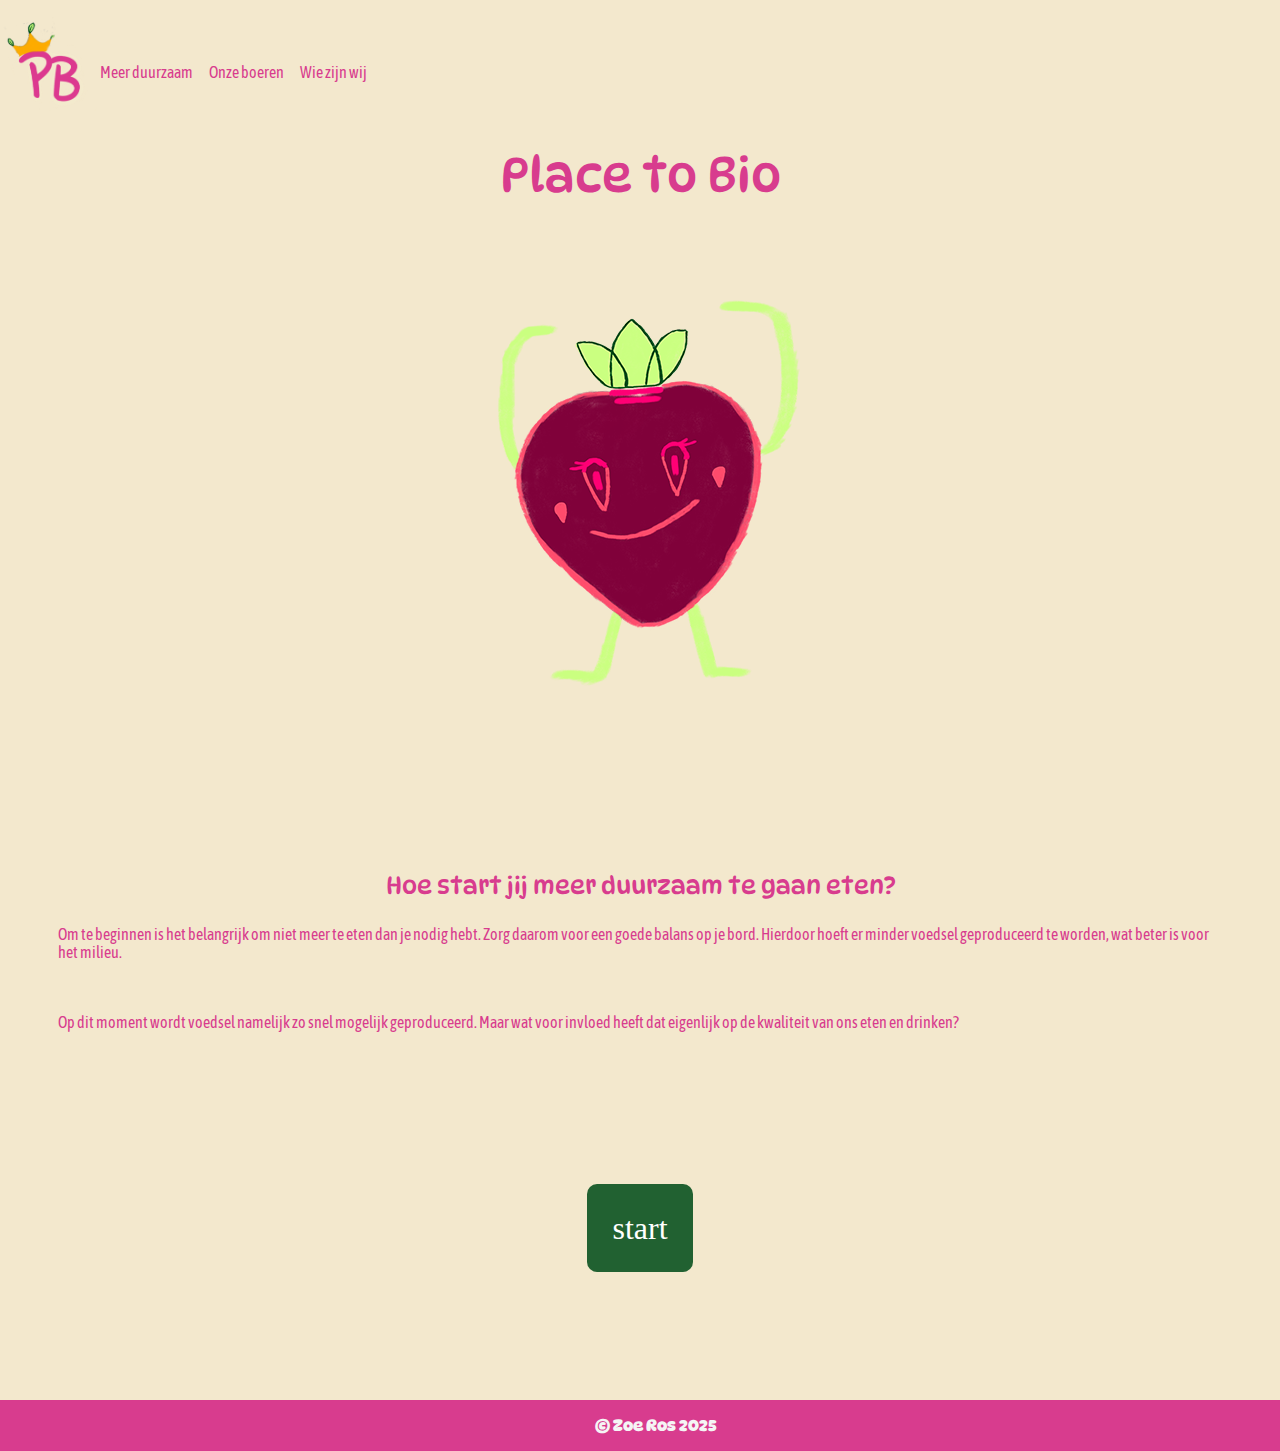
<file: index.html>
<!DOCTYPE html>
<html lang="nl">
  <head>
    <meta charset="UTF-8" />
    <meta name="viewport" content="width=device-width, initial-scale=1.0" />
    <title>Place to Bio</title>
    <link rel="stylesheet" href="./style.css" />
  </head>

  <body>
    <header>
      <div>
        <a href="index.html">
          <img
            src="afbeeldingen/place-to-bio-logo.png"
            alt="Roze P met een kroontje en Roze B als woordlogo van Place to Bio"
          />
        </a>
      </div>
      <nav>
        <ul>
          <li><a href="meer-duurzaam.html">Meer duurzaam</a></li>
          <li><a href="onze-boeren.html">Onze boeren</a></li>
          <li><a href="wie-zijn-wij.html">Wie zijn wij</a></li>
        </ul>
      </nav>
    </header>
    <main>
      <h1>Place to Bio</h1>

      <img
        src="afbeeldingen/aardbijhome.png"
        alt="Aardbij met een blij gezicht en beide handen in de lucht"
      />

      <h2>Hoe start jij meer duurzaam te gaan eten?</h2>

      <p>
        Om te beginnen is het belangrijk om niet meer te eten dan je nodig hebt.
        Zorg daarom voor een goede balans op je bord. Hierdoor hoeft er minder
        voedsel geproduceerd te worden, wat beter is voor het milieu.
      </p>
      <p>
        Op dit moment wordt voedsel namelijk zo snel mogelijk geproduceerd. Maar
        wat voor invloed heeft dat eigenlijk op de kwaliteit van ons eten en
        drinken?
      </p>
      <a href="meer-duurzaam.html" class="homebutton">start</a>
    </main>
    <footer>
      <h4>© Zoe Ros 2025</h4>
    </footer>
  </body>
</html>
</file>
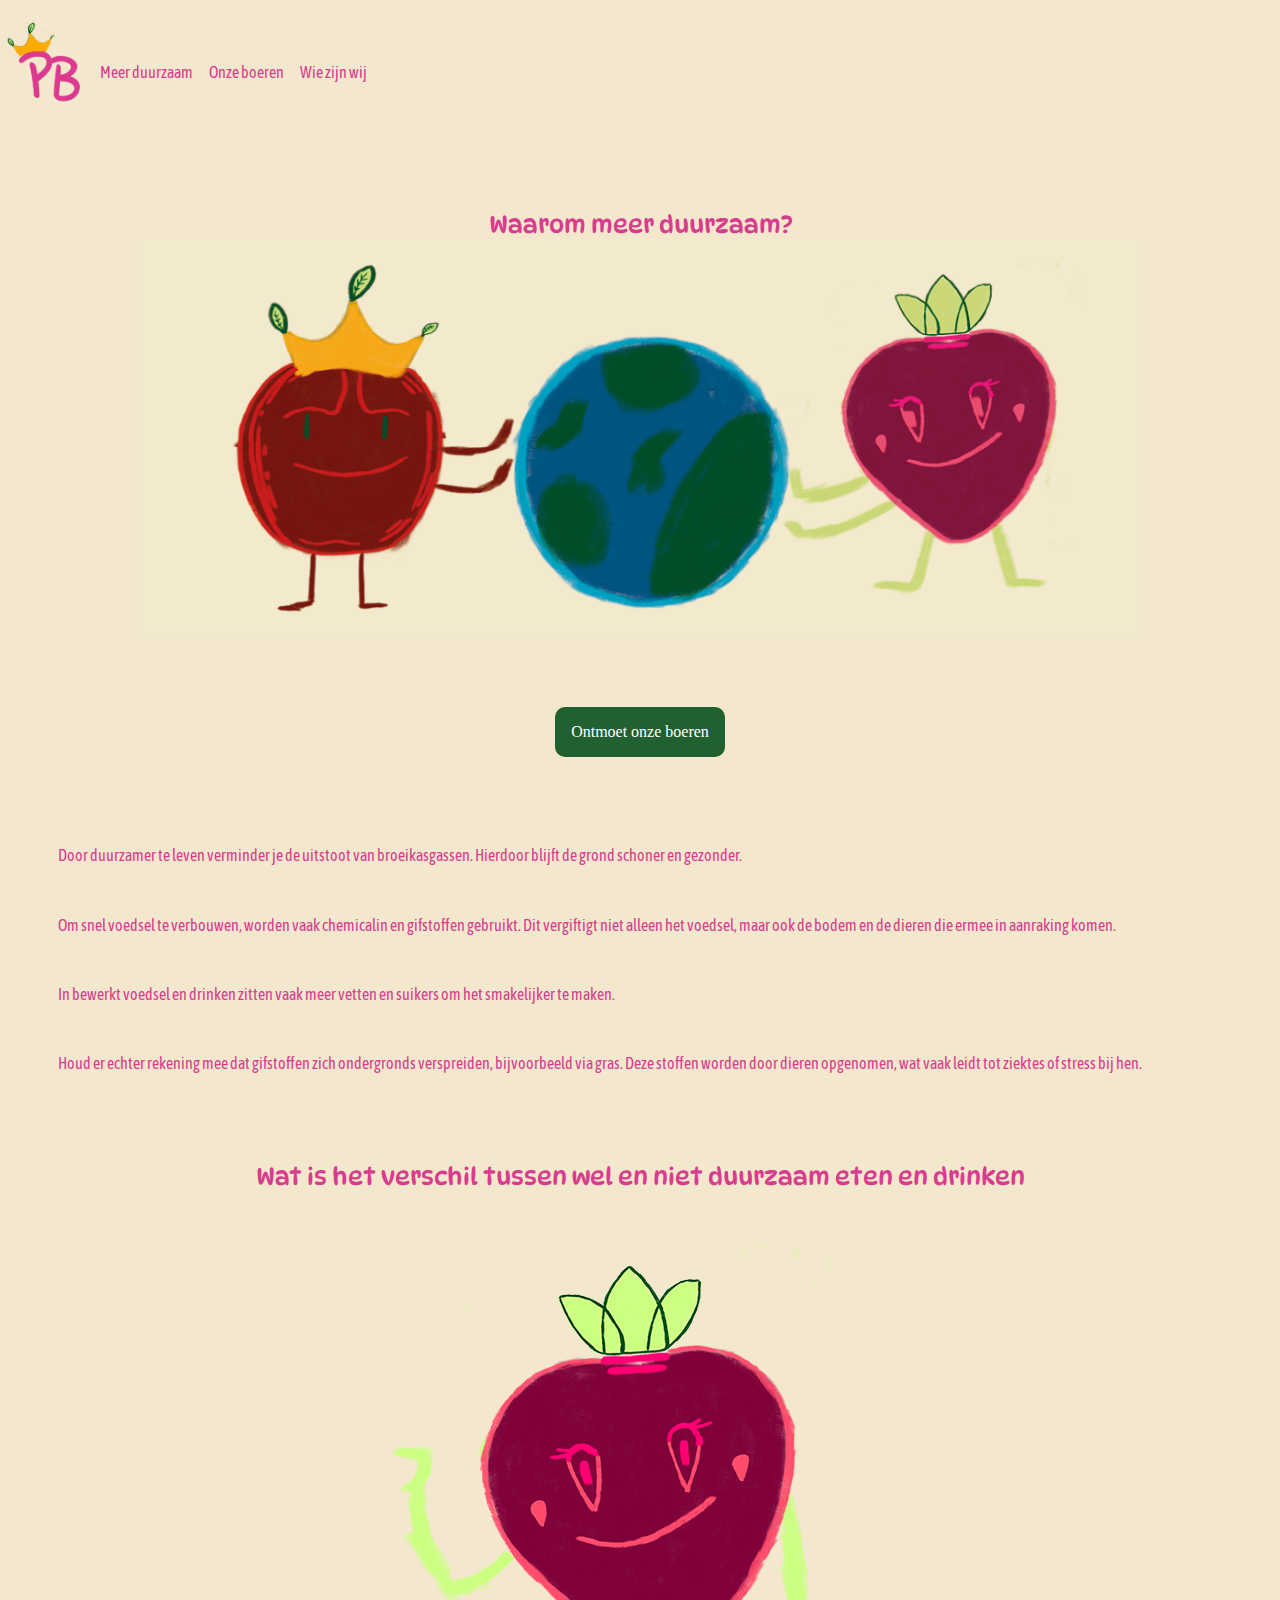
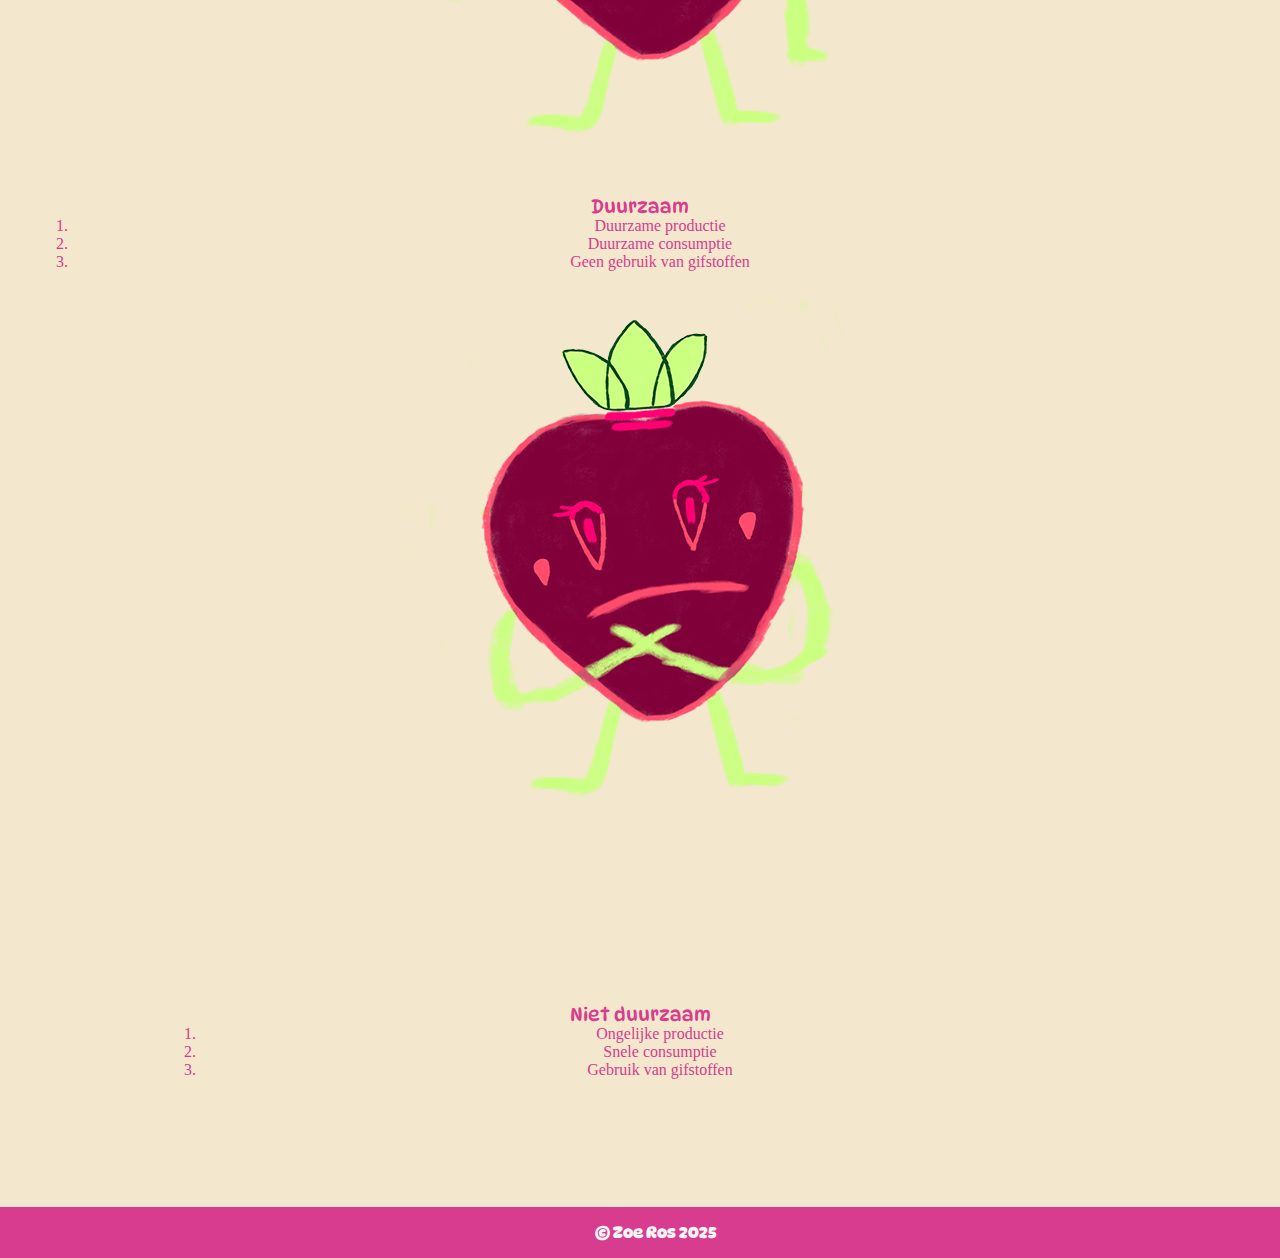
<file: meer-duurzaam.html>
<!DOCTYPE html>
<html lang="nl">
  <head>
    <meta charset="UTF-8" />
    <meta name="viewport" content="width=device-width, initial-scale=1.0" />
    <title>Place to Bio</title>
    <link rel="stylesheet" href="./style.css" />
  </head>

  <body>
    <header>
      <div>
        <a href="index.html">
          <img
            src="afbeeldingen/place-to-bio-logo.png"
            alt="Roze P met een kroontje en Roze B als woordlogo van Place to Bio"
          />
        </a>
      </div>
      <nav>
        <ul>
          <li><a href="meer-duurzaam.html">Meer duurzaam</a></li>
          <li><a href="onze-boeren.html">Onze boeren</a></li>
          <li><a href="wie-zijn-wij.html">Wie zijn wij</a></li>
        </ul>
      </nav>
    </header>

    <main>
      <h2>Waarom meer duurzaam?</h2>
      <img
        src="afbeeldingen/meer-duurzaam-bio.png"
        alt="Appel en aarbij houden samen hun handen op een wereldbol en kijken met een lach er naar."
      />
      <a href="onze-boeren.html" class="boerenbutton">Ontmoet onze boeren</a>
      <p>
        Door duurzamer te leven verminder je de uitstoot van broeikasgassen.
        Hierdoor blijft de grond schoner en gezonder.
      </p>

      <p>
        Om snel voedsel te verbouwen, worden vaak chemicalin en gifstoffen
        gebruikt. Dit vergiftigt niet alleen het voedsel, maar ook de bodem en
        de dieren die ermee in aanraking komen.
      </p>

      <p>
        In bewerkt voedsel en drinken zitten vaak meer vetten en suikers om het
        smakelijker te maken.
      </p>

      <p>
        Houd er echter rekening mee dat gifstoffen zich ondergronds verspreiden,
        bijvoorbeeld via gras. Deze stoffen worden door dieren opgenomen, wat
        vaak leidt tot ziektes of stress bij hen.
      </p>

      <h2>Wat is het verschil tussen wel en niet duurzaam eten en drinken</h2>
      <img
        src="afbeeldingen/welduurzaamaarbijen.png"
        alt="Aarbij kijkt blij en houd met een hand in de lucht "
      />

      <section class="duurzaameten">
        <h3>Duurzaam</h3>
        <ol>
          <li>Duurzame productie</li>
          <li>Duurzame consumptie</li>
          <li>Geen gebruik van gifstoffen</li>
        </ol>
      </section>

      <img
        src="afbeeldingen/nietduurzaamaarbijen.png"
        alt=" Aardbij kijkt niet zo blij en houd haar handen over elkaar"
      />
      <section class="nietduurzaameten">
        <h3>Niet duurzaam</h3>
        <ol>
          <li>Ongelijke productie</li>
          <li>Snele consumptie</li>
          <li>Gebruik van gifstoffen</li>
        </ol>
      </section>
    </main>
    <footer>
      <h4>© Zoe Ros 2025</h4>
    </footer>
  </body>
</html>
</file>
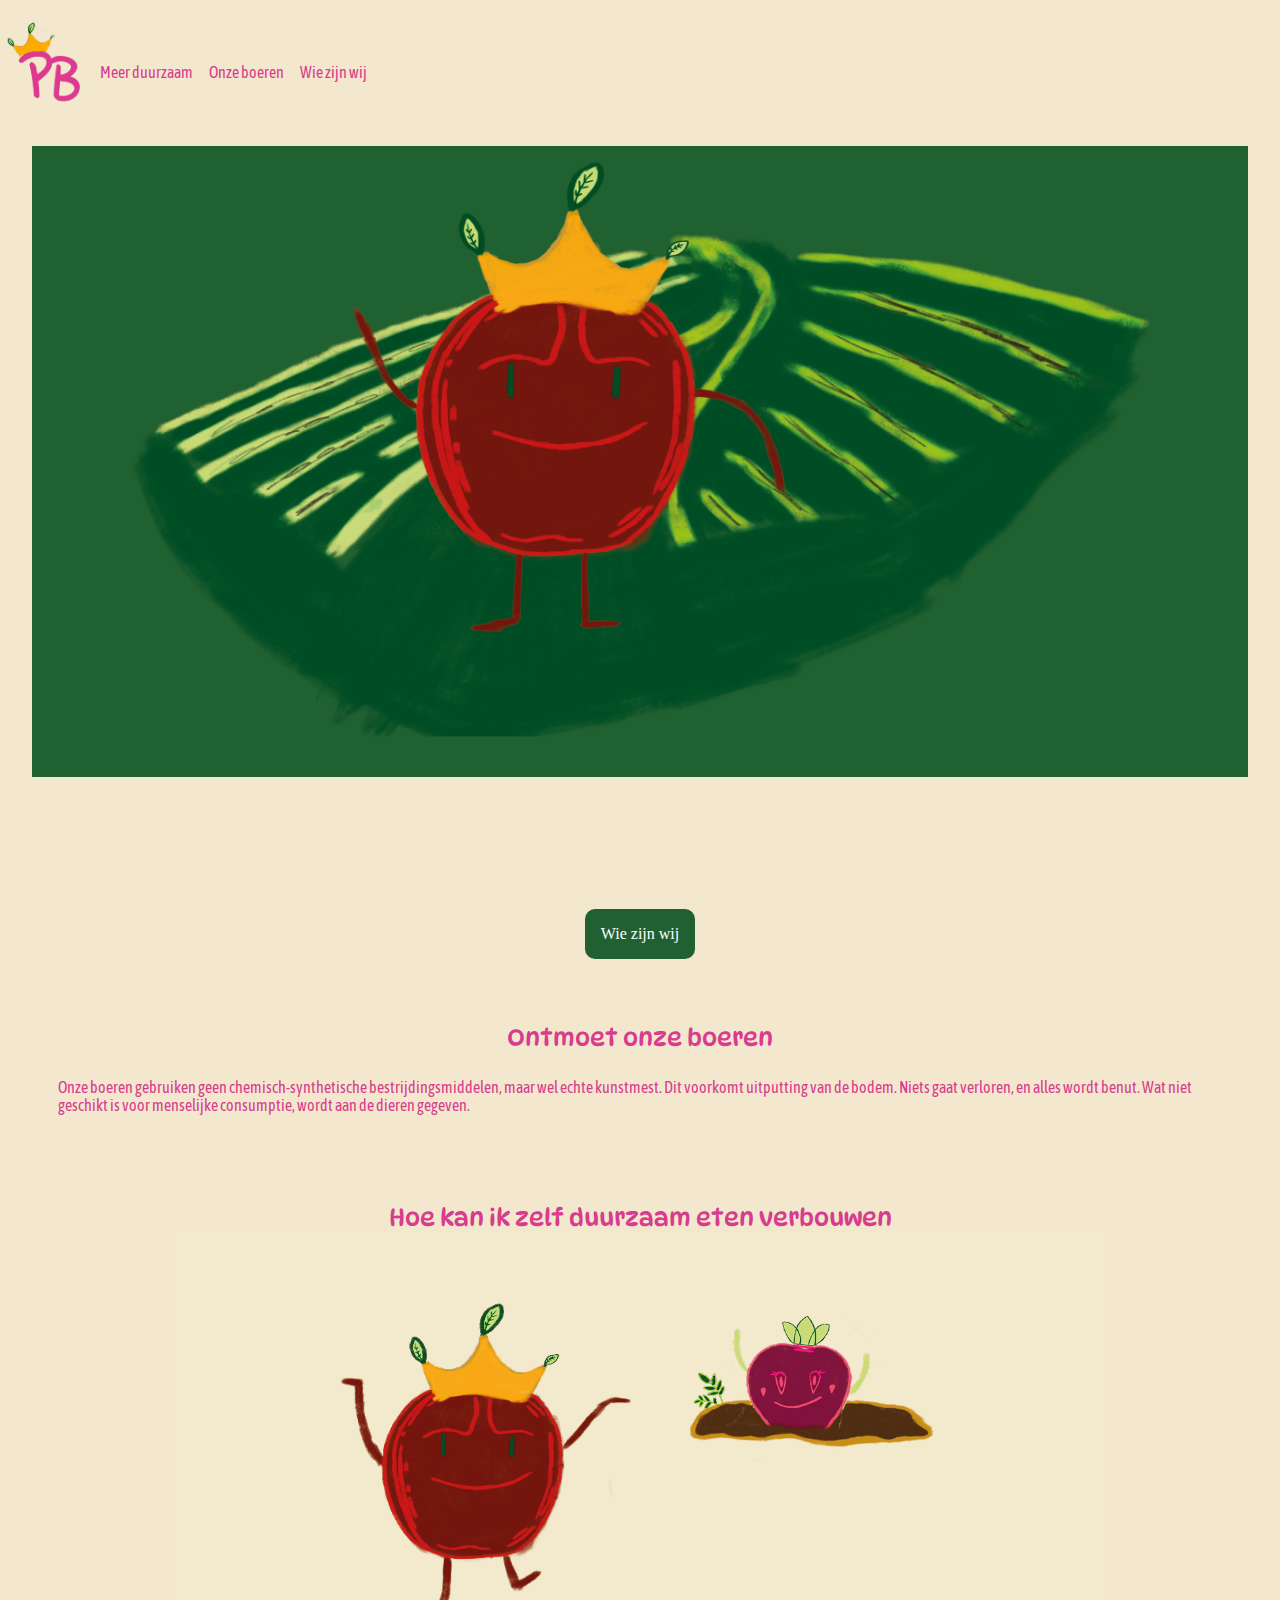
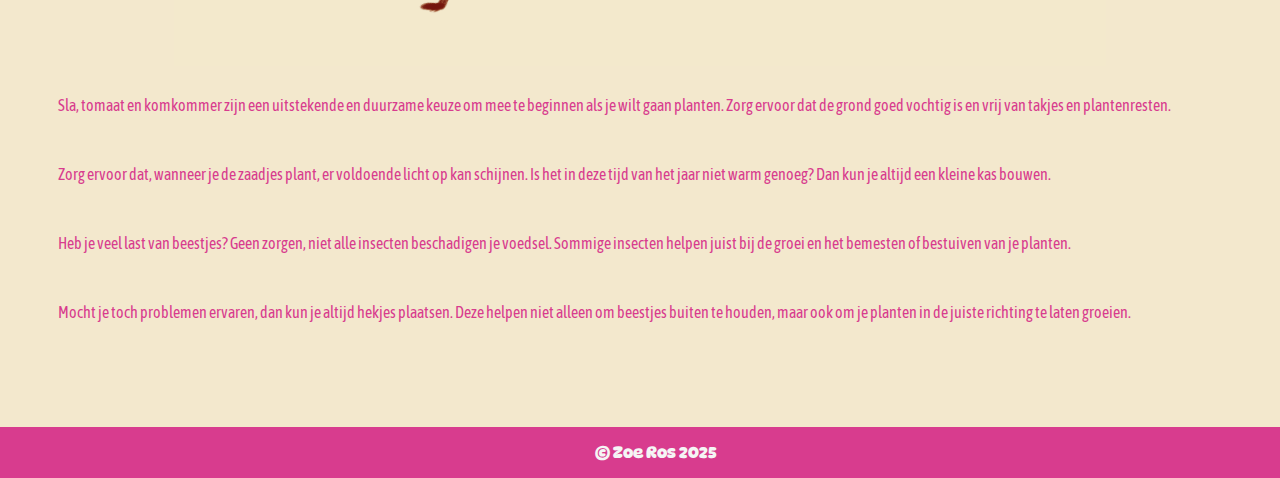
<file: onze-boeren.html>
<!DOCTYPE html>
<html lang="nl">
  <head>
    <meta charset="UTF-8" />
    <meta name="viewport" content="width=device-width, initial-scale=1.0" />
    <title>Place to Bio</title>
    <link rel="stylesheet" href="./style.css" />
  </head>

  <body class="body-onze-boeren">
    <header>
      <div>
        <a href="index.html">
          <img
            src="afbeeldingen/place-to-bio-logo.png"
            alt="Roze P met een kroontje en Roze B als woordlogo van Place to Bio"
          />
        </a>
      </div>
      <nav>
        <ul>
          <li><a href="meer-duurzaam.html">Meer duurzaam</a></li>
          <li><a href="onze-boeren.html">Onze boeren</a></li>
          <li><a href="wie-zijn-wij.html">Wie zijn wij</a></li>
        </ul>
      </nav>
    </header>
    <main>
      <img
        src="afbeeldingen/onzeboeren.png"
        alt="Appel staat op een weiland en kijkt met een lach en een hand in de lucht naar voren"
      />

      <a href="wie-zijn-wij.html" class="wiezijwij">Wie zijn wij</a>
      <h2>Ontmoet onze boeren</h2>
      <p>
        Onze boeren gebruiken geen chemisch-synthetische bestrijdingsmiddelen,
        maar wel echte kunstmest. Dit voorkomt uitputting van de bodem. Niets
        gaat verloren, en alles wordt benut. Wat niet geschikt is voor
        menselijke consumptie, wordt aan de dieren gegeven.
      </p>

      <h2>Hoe kan ik zelf duurzaam eten verbouwen</h2>
      <img
        src="afbeeldingen/duurzaam-eten-verbouwen-png.png"
        alt="Appel heeft beide handen in de lucht en kijkt lachend. Aardbij zit haard in aarde en heeft haar handen in de lucht met een lach op haar gezicht."
      />
      <p>
        Sla, tomaat en komkommer zijn een uitstekende en duurzame keuze om mee
        te beginnen als je wilt gaan planten. Zorg ervoor dat de grond goed
        vochtig is en vrij van takjes en plantenresten.
      </p>
      <p>
        Zorg ervoor dat, wanneer je de zaadjes plant, er voldoende licht op kan
        schijnen. Is het in deze tijd van het jaar niet warm genoeg? Dan kun je
        altijd een kleine kas bouwen.
      </p>
      <p>
        Heb je veel last van beestjes? Geen zorgen, niet alle insecten
        beschadigen je voedsel. Sommige insecten helpen juist bij de groei en
        het bemesten of bestuiven van je planten.
      </p>

      <p>
        Mocht je toch problemen ervaren, dan kun je altijd hekjes plaatsen. Deze
        helpen niet alleen om beestjes buiten te houden, maar ook om je planten
        in de juiste richting te laten groeien.
      </p>
    </main>
    <footer>
      <h4>© Zoe Ros 2025</h4>
    </footer>
  </body>
</html>
</file>
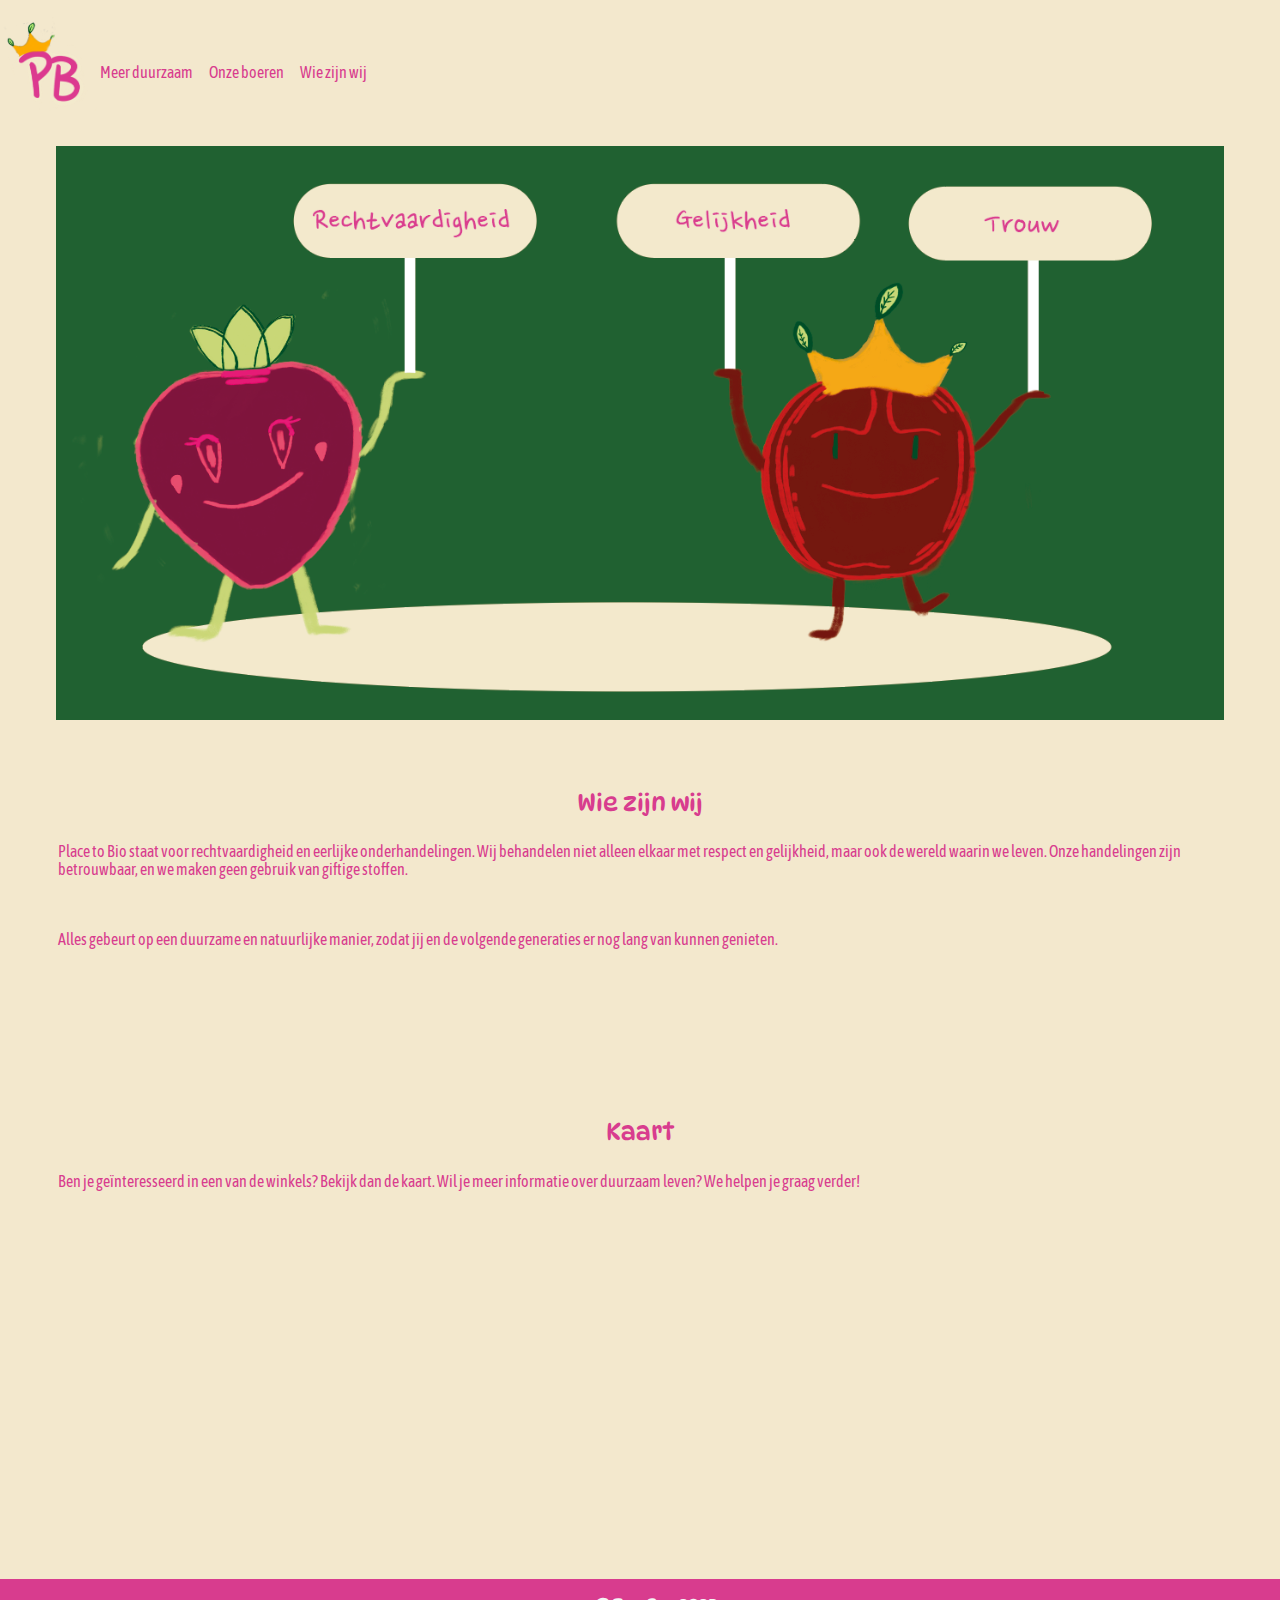
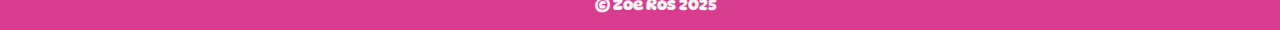
<file: wie-zijn-wij.html>
<!DOCTYPE html>
<html lang="nl">
  <head>
    <meta charset="UTF-8" />
    <meta name="viewport" content="width=device-width, initial-scale=1.0" />
    <title>Place to Bio</title>
    <link rel="stylesheet" href="./style.css" />
  </head>

  <body>
    <header>
      <div>
        <a href="index.html">
          <img
            src="afbeeldingen/place-to-bio-logo.png"
            alt="Roze P met een kroontje en Roze B als woordlogo van Place to Bio"
          />
        </a>
      </div>
      <nav>
        <ul>
          <li><a href="meer-duurzaam.html">Meer duurzaam</a></li>
          <li><a href="onze-boeren.html">Onze boeren</a></li>
          <li><a href="wie-zijn-wij.html">Wie zijn wij</a></li>
        </ul>
      </nav>
    </header>
    <main>
      <img
        src="afbeeldingen/wie-zijn-wij.png"
        alt="Appel en aardbij houden boordjes vast met de merkwaarde,rechtvaardigheid,gelijkhied en trouw"
      />
      <h2>Wie zijn wij</h2>

      <p>
        Place to Bio staat voor rechtvaardigheid en eerlijke onderhandelingen.
        Wij behandelen niet alleen elkaar met respect en gelijkheid, maar ook de
        wereld waarin we leven. Onze handelingen zijn betrouwbaar, en we maken
        geen gebruik van giftige stoffen.
      </p>

      <p>
        Alles gebeurt op een duurzame en natuurlijke manier, zodat jij en de
        volgende generaties er nog lang van kunnen genieten.
      </p>

      <section class="kaart">
        <h2>Kaart</h2>
        <p>
          Ben je geïnteresseerd in een van de winkels? Bekijk dan de kaart. Wil
          je meer informatie over duurzaam leven? We helpen je graag verder!
        </p>
        <iframe
          src="https://www.google.com/maps/embed?pb=!1m18!1m12!1m3!1d2436.8663130921514!2d4.901603000000001!3d52.354709899999996!2m3!1f0!2f0!3f0!3m2!1i1024!2i768!4f13.1!3m3!1m2!1s0x47c6098e3a40906f%3A0xc15293c10482bc30!2sEkoplaza%20Foodmarqt%20Ceintuurbaan%20-%20biologische%20supermarkt!5e0!3m2!1snl!2snl!4v1737628416264!5m2!1snl!2snl"
        ></iframe>
      </section>
    </main>
    <footer>
      <h4>© Zoe Ros 2025</h4>
    </footer>
  </body>
</html>
</file>
<file: style.css>
@import url("https://fonts.googleapis.com/css2?family=Asap+Condensed:ital,wght@0,200;0,300;0,400;0,500;0,600;0,700;0,800;0,900;1,200;1,300;1,400;1,500;1,600;1,700;1,800;1,900&family=DynaPuff:wght@400..700&display=swap");

@import url("https://fonts.googleapis.com/css2?family=DynaPuff:wght@400..700&display=swap");

* {
  margin: 0em;
}

ul li {
  list-style-type: none;
}

body {
  background-color: #f3e8cd;
  text-align: center;
}

header a {
  color: #d83c8e;
  text-decoration: none;
}

header {
  display: flex;
  align-items: center;
  flex-direction: row;
  width: 90%;
}

header ul {
  display: flex;
  padding-left: 0;
  flex-direction: row;
  justify-content: space-between;
  gap: 1em;
}
nav ul li a {
  font-family: "Asap Condensed", serif;
  font-weight: 400;
  font-style: normal;
}

img {
  max-width: 100%;
}

header img {
  width: 100px;
}

main {
  padding: 0 2em;
}

.duurzaameten {
  color: #d83c8e;
  justify-content: center;
}

.nietduurzaameten {
  color: #d83c8e;
  justify-content: center;
  padding: 10vw;
}

h1 {
  color: #d83c8e;
  font-family: "DynaPuff", sans-serif;
  font-weight: normal;
  font-size: 3rem;
  font-style: normal;
}

h2 {
  margin-top: 5vw;
  color: #d83c8e;
  font-family: "DynaPuff", serif;
  font-weight: 300;
}

h3 {
  justify-content: center;
  font-family: "DynaPuff", serif;
  font-weight: 300;
}

p {
  color: #d83c8e;
  padding: 2vw;
  font-size: medium;
  text-align: left;
  font-family: "Asap Condensed", serif;
  font-weight: 400;
  font-style: normal;
}

.homebutton {
  background-color: #216131;
  border: none;
  color: white;
  text-align: center;
  text-decoration: none;
  display: inline-block;
  font-size: 2em;
  border-radius: 10px;
  padding: 2vw;
  margin: 10vw;
}

.boerenbutton {
  background-color: #216131;
  border: none;
  color: white;
  text-align: center;
  text-decoration: none;
  display: inline-block;

  border-radius: 10px;
  padding: 1em;

  margin: 5vw;
}

.wiezijwij {
  background-color: #216131;
  border: none;
  color: white;
  text-align: center;
  text-decoration: none;
  display: inline-block;

  border-radius: 10px;
  margin-top: 10vw;

  padding: 1em;
}

.kaart {
  padding-bottom: 10em;
  padding-top: 5em;
}

.body-onze-boeren main p:last-of-type {
  margin-bottom: 5em;
}

iframe {
  width: 100%;
  height: 200px;
  border: none;
}

footer {
  width: 100vw;
  background-color: #d83c8e;
  color: whitesmoke;
  font-size: 1rem;
  text-align: center;
  padding: 1rem;
  font-family: "DynaPuff", sans-serif;
  font-weight: 300;
}
</file>
